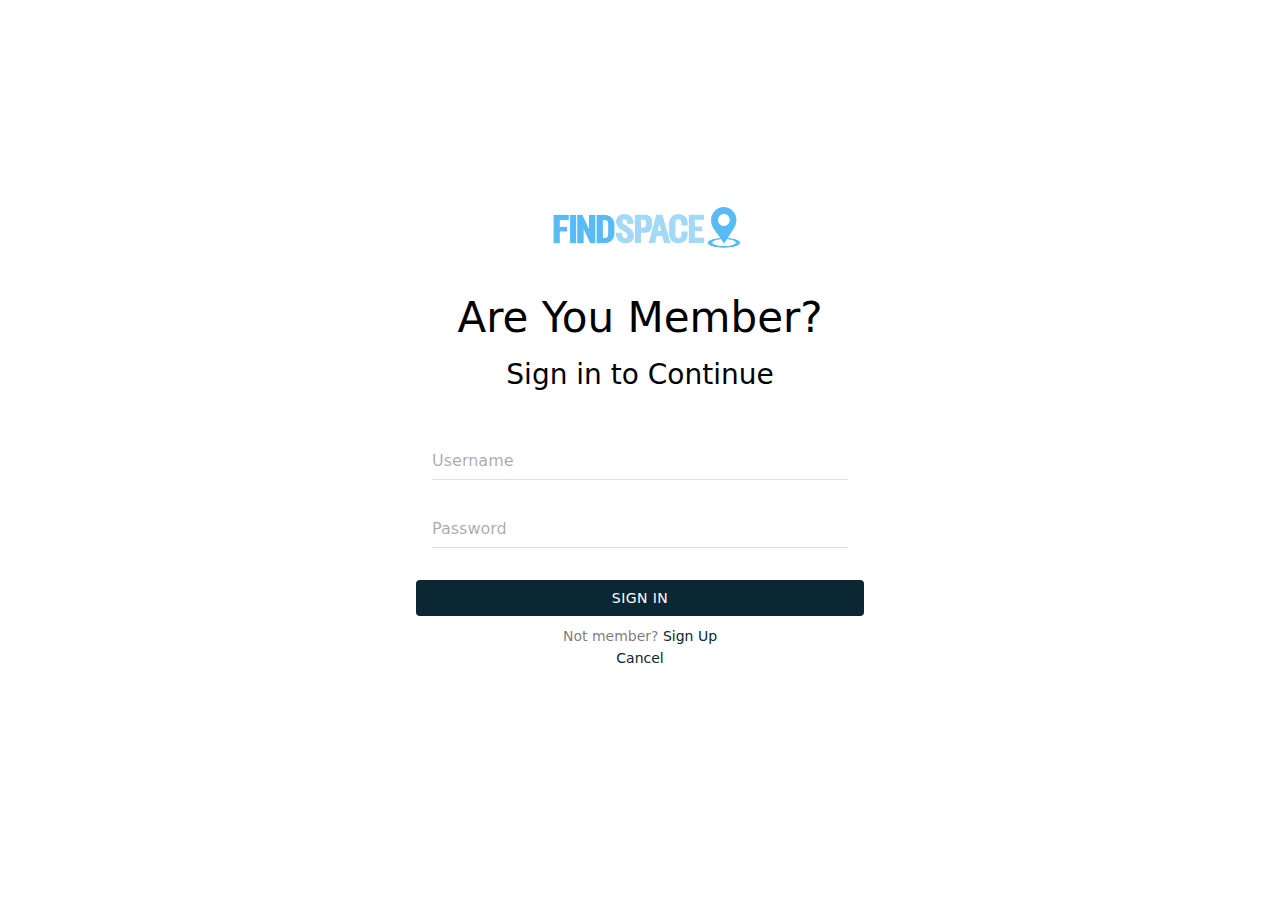
<file: index.html>
<!doctype html>
<html>
<head>
<meta charset="utf-8">
<meta name="viewport" content="width=device-width, initial-scale=1.0">
<title>Findspace App</title>
<link href="css/framework7.bundle.min.css" rel="stylesheet">
<link href="https://fonts.googleapis.com/icon?family=Material+Icons" rel="stylesheet">
<link href="css/style.css" rel="stylesheet">

</head>
<body>

	
	

	<div id="app">
		<div class="view view-main view-init">
			
			<section class="panel panel-left panel-cover">
			
				<div class="info-menu">
								
					<div class="row">
					
						<article class="col-30 text-align-center">
							<span class="material-icons icon-usuario">portrait</span>
						</article>
						<article class="col-70">
							<p class="nombre">Daniela Moncada</p>
							<p>danielamoncada@gmail.com</p>
							<p>Honduras</p>
						</article>
					
					</div>
					
					<a href="/#/" class="button button-fill button-perfil"><span class="material-icons">logout</span>Logout</a>
				</div>
								
				<h2 class="block-title">Menu</h2>
				
				<div class="list media-list">
				  <ul>
					<li>
					  <a href="/home/" class="item-link item-content panel-close">
						<div class="item-media"><i class="material-icons">home</i></div>
						<div class="item-inner">
							<div class="item-title-row">
								<div class="item-title">Home</div>
							</div> 					
						</div>
					  </a>
					</li>
					<li>
					  <a href="/contactos/" class="item-link item-content">
						<div class="item-media"><i class="material-icons">contacts</i></div>
						<div class="item-inner">
							<div class="item-title-row">
								<div class="item-title">Contacts</div>
							</div> 					
						</div>
					  </a>
					</li>
					<li>
					  <a href="/my-space/" class="item-link item-content">
						<div class="item-media"><i class="material-icons">face</i></div>
						<div class="item-inner">
							<div class="item-title-row">
								<div class="item-title">My Space</div>
							</div> 					
						</div>
					  </a>
					</li>
					<li>
					  <a href="/lugares/" class="item-link item-content">
						<div class="item-media"><i class="material-icons">tour</i></div>
						<div class="item-inner">
							<div class="item-title-row">
								<div class="item-title">My Sites</div>
							</div> 					
						</div>
					  </a>
					</li>
                    <li>
					  <a href="/about-us/" class="item-link item-content">
						<div class="item-media"><i class="material-icons">groups</i></div>
						<div class="item-inner">
							<div class="item-title-row">
								<div class="item-title">About Us</div>
							</div> 					
						</div>
					  </a>
					</li>  
				  </ul>
				</div>
								
			
			</section>
        
			<section data-name="home" class="page">

			  <!-- Top Navbar -->
			  <nav class="navbar">
				<div class="navbar-bg"></div>
				<div class="navbar-inner">
					
					<div class="title"><img src="img/Recurso 1.png" class="img-fluid" alt="logo findspace" width="200px" ></div>
					
					<div class="right">
						
						<a href="#" class="link panel-open" data-panel=".panel-left"><span class="material-icons">menu</span></a>
					</div>
					
					<div class="subnavbar">
        <!-- Searchbar with auto init -->
        <form class="searchbar">
          <div class="searchbar-inner">
            <div class="searchbar-input-wrap">
              <input type="search" placeholder="Search">
              <i class="searchbar-icon"></i>
              <span class="input-clear-button"></span>
            </div>
            <span class="searchbar-disable-button if-not-aurora">Cancel</span>
          </div>
        </form>
      </div>
				</div>
			  </nav>


			  <section class="page-content" id="categoris">
				  <!-- Aquí va todo el contenido de la aplicación -->
				  
				  <div class="block">
				  
					  
					  
					  <div class="row">
					  
					  		<article class="col">
						  		<div class="card categorias">
									<div class="card-content card-content-padding settings">
										<a href="/lugares/"><span class="material-icons">local_bar</span></a>
										<h2>Bar</h2>
									</div>

									
								</div>
						  	</article>
						  
						  	<article class="col">
						  		<div class="card categorias">
									<div class="card-content card-content-padding settings">
										<a href="/lugares/"><span class="material-icons">shopping_cart</span></a>
										<h2>Shop</h2>
									</div>

									
								</div>
						  	</article>
						  
					  </div>
					  
					  <div class="row">
					  
					  		<article class="col">
						  		<div class="card categorias">
									<div class="card-content card-content-padding settings">
										<a href="/lugares/"><span class="material-icons">local_cafe</span></a>
										<h2>Coffee</h2>
									</div>

									
								</div>
						  	</article>
						  
						  	<article class="col">
						  		<div class="card categorias">
									<div class="card-content card-content-padding settings">
										<a href="/lugares/"><span class="material-icons">restaurant_menu</span></a>
										<h2>Restaurant</h2>
									</div>

									
								</div>
						  	</article>
						  
					  </div>
					  
					  <div class="row">
					  
					  		<article class="col">
						  		<div class="card categorias">
									<div class="card-content card-content-padding settings">
										<a href="/lugares/"><span class="material-icons">health_and_safety</span></a>
										<h2>Pharmacy</h2>
									</div>

									
								</div>
						  	</article>
						  
						  	<article class="col">
						  		<div class="card categorias">
									<div class="card-content card-content-padding settings">
										<a href="/lugares/"><span class="material-icons">local_gas_station</span></a>
										<h2>Gas Station</h2>
									</div>

									
								</div>
						  	</article>
						  
					  </div>
				  
				  </div>
				  
				  
			  </section>

			</section>
			
			<section id="login" class="login-screen modal-in">
				<div class="view">
					<section class="page">
						<div class="page-content login-screen-content">
							<div class="image-center"><img src="img/Recurso 1.png" class="img-fluid" alt="logo findspace" width="200px" ></div>
							<div class="login-screen-title">
								<h2>Are You Member?</h2>
								<h4>Sign in to Continue</h4>
							</div>
							<div class="block">
							
								<form id="form-login" autocomplete="off">
								  <div class="list">
									<ul> 
									  <li class="item-content item-input">
										<div class="item-inner">
										  <div class="item-title item-floating-label">Username</div>
										  <div class="item-input-wrap">
											<input type="text" id="userNameField" name="username" placeholder="Your username" required validate>
										  </div>
										</div>
									  </li>
									  <li class="item-content item-input">
										<div class="item-inner">
										  <div class="item-title item-floating-label">Password</div>
										  <div class="item-input-wrap">
											<input type="password" name="password" placeholder="Your password" required validate>
										  </div>
										</div>
									  </li>
									</ul>
								  </div>
								  <div class="list">
									<ul>
									  <li><a href="#" class="button button-fill" id="btnLogin">Sign In</a></li>
									</ul>
									<div class="block-footer">
									  <p>Not member? <a href="/sign-up/" class="link">Sign Up</a></p>
									  <p><a href="#" class="login-screen-close">Cancel</a></p>
									</div>
								  </div>
								</form>

							</div>
						</div>
					</section>
				</div>
	</section>
			
		</div>
	</div>
	
							
								
								
	
	<script src="js/framework7.bundle.min.js"></script>
	<script src="js/app.js"></script>
	
</body>
</html>
</file>
<file: css/style.css>
:root{
--f7-theme-color:#0A2733;
--f7-navbar-bg-color: #0A2733; /*navbar*/
--f7-navbar-text-color:#fff;
--f7-navbar-link-color:#fff; /*link navbar*/
--f7-bars-bg-color:#007042;/*toolbar*/
--f7-block-margin-vertical:20px;
--f7-card-footer-border-color:transparent; 
--color-gris:#8f8f8f;
--color-negro:#000;
}
body{
	font-weight: 400;
	color: var(--color-negro);
	font-size: 15px;
}
h1,h2,h3,h4,h5,h6{
	font-weight: 400;
	margin-top: 5px;
	margin-bottom: 5px;
}
p{
	margin: 1px;
}

#categoris{
	margin-top: 100px;
}


.categorias{
	background-color: #0A2733;
	text-align: center;
}

.categorias h2{
	color: #fff;
}

.categorias p{
	color: #fff;
    font-size: 10px;
}

.categorias .material-icons{
	color: #fff;
	font-size: 50px;
}


.img-fluid{
	text-align: center;
	
}

.page-content{
	background-color: #FFFFFF;
}

.page img{
	text-align: center;
}


.block-title{
	color: var(--color-negro);
	font-size: 18px;
	font-weight: 600;
	overflow: inherit;
}
.letra-link-title{
	font-size: 80%;
}
.letra-link-title span{
	font-size: 85%;
}


.texto-inicial{
	color: var(--f7-theme-color);
	font-weight: 600;
	font-size: 26px;
	line-height: 1.3;
}


.banner-inicio{
	background-color: var(--f7-theme-color);
	color: #fff;
	padding: 10px 10px 0;
	border-radius: 15px;
	margin-top: 30px;
	position: relative;
}
.banner-inicio h2{
	font-size: 20px;
	font-weight: 600;
}
.banner-inicio .precio{
	background-color: #8f8f8f;
	color: #fff;
	font-weight: 400;
	padding: 7px 20px;
	display: inline-block;
	border-top-left-radius: 7px;
	border-top-right-radius: 7px;
	margin-left: 10px;
	position: absolute;
	bottom: 0;
}

.info-menu{
	background-color: var(--f7-theme-color);
	padding: 15px 10px;
	color: rgba(255,255,255,0.80);
	font-size: 12px;
}
.info-menu .block-title{
	margin-top: 0;
}
.info-menu .icon-usuario{
	font-size:50px;
	color: #fff;
}
.info-menu .nombre{
	color: #fff;
	font-weight: 800;
}
.button-perfil{
	background-color: #fff;
	color: #000;
	margin-top: 20px;
	text-align: left;
	padding-left: 30px;
	text-transform: inherit;
	letter-spacing: 0;
	font-weight: 600;
}
.button-perfil span{
	font-size: 14px;
	margin-right: 5px;
}

.panel-left{
	background-color: #f2f2f2;
}
.panel-left .block-title{
	font-size: 13px;
	text-transform: uppercase;
	color: #888;
}
.panel-left .list ul{
	font-size: 14px;
	background-color: #f2f2f2;
}
.panel-left .list .item-media{
	color: var(--f7-theme-color) !important;
}



.settings{
	text-align: center;
	border-radius: 100%;
}

.sign-up{
	z-index: 12000;
}

.image-center{
	text-align: center;
}

#pizzeria{
	margin-top: 30px;
}

.location-title{
	color: var(--color-negro);
	font-size: 18px;
	font-weight: 600;
	overflow: inherit;
	
}

.pizza-title{
	color: var(--color-negro);
	font-size: 25px;
	font-weight: 600;
	overflow: inherit;
	text-align: center;
}

.minutes{
	color: var(--color-negro);
	font-size: 15px;
	font-weight: 600;
	overflow: inherit;
}

.image-center .material-icons{
	text-align: center;
    font-size: 200px;
}

.change{
    text-align: center;
}

.button-contacts{
    margin-top: 50px;
}
</file>
